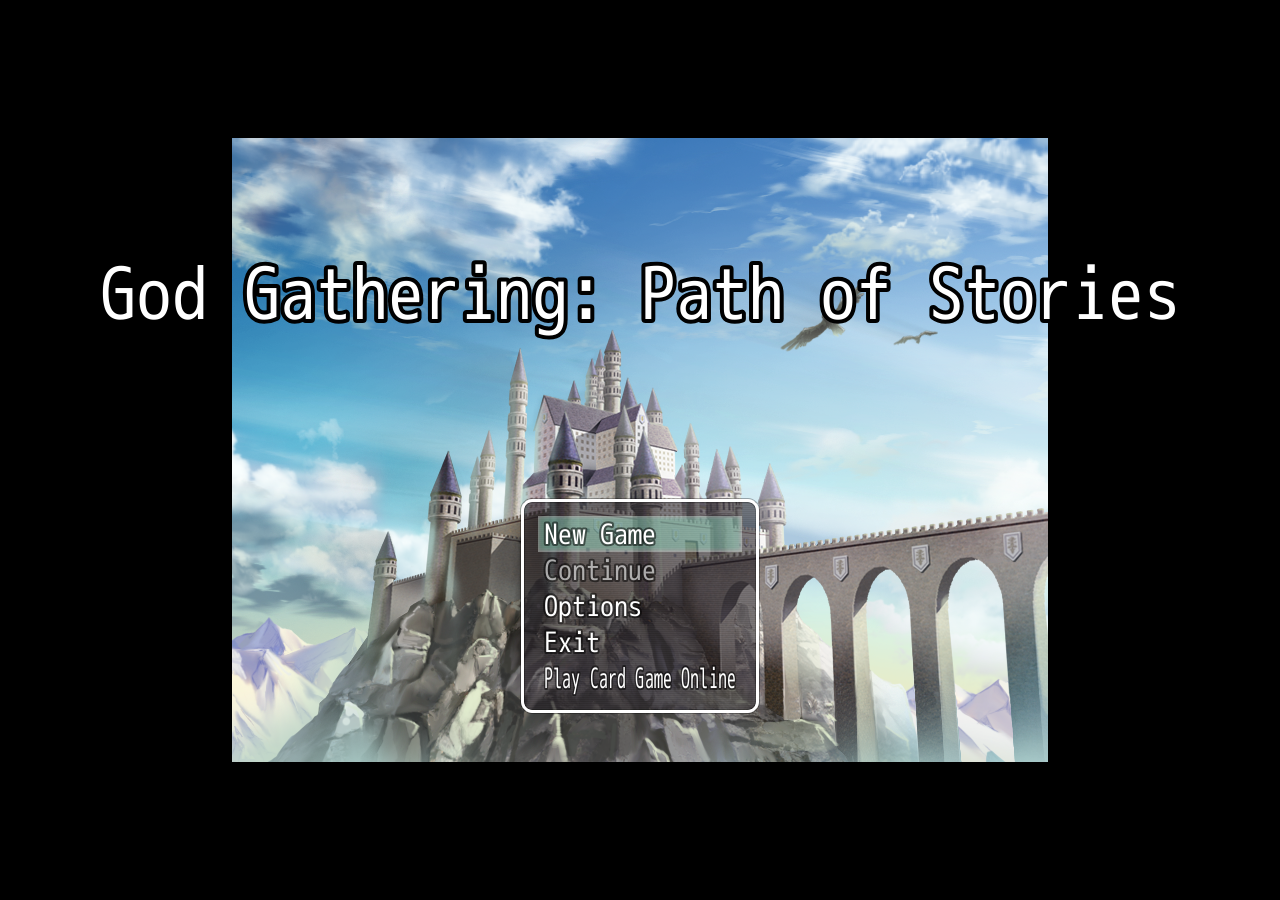
<file: rpg/index.html>
<!DOCTYPE html>
<html>
    <head>
        <meta charset="UTF-8">
        <meta name="apple-mobile-web-app-capable" content="yes">
        <meta name="apple-mobile-web-app-status-bar-style" content="black-translucent">
        <meta name="viewport" content="width=device-width, initial-scale=1, maximum-scale=1, user-scalable=no, viewport-fit=cover">
        <meta name="theme-color" content="#101b22">
        <link rel="manifest" href="manifest.json">
        <link rel="icon" href="icon/icon.png" type="image/png">
        <link rel="apple-touch-icon" href="icon/icon.png">
        <link rel="stylesheet" type="text/css" href="fonts/gamefont.css">
        <title>God Gathering: Path of Stories</title>
    <link rel="stylesheet" href="mobile.css">
    </head>
    <body style="background-color: black; margin:0; width:100vw; height:100vh; overflow:hidden">
        <div id="mobile-portrait-hint">Rotate your phone to landscape to play.</div>
        <div id="crpg-ui" style="display:none;"></div>
        <script type="text/javascript" src="js/libs/pixi.js"></script>
        <script type="text/javascript" src="js/libs/pixi-tilemap.js"></script>
        <script type="text/javascript" src="js/libs/pixi-picture.js"></script>
        <script type="text/javascript" src="js/libs/fpsmeter.js"></script>
        <script type="text/javascript" src="js/libs/lz-string.js"></script>
        <script type="text/javascript" src="js/libs/iphone-inline-video.browser.js"></script>
        <script type="text/javascript" src="js/rpg_core.js"></script>
        <script type="text/javascript" src="js/rpg_managers.js"></script>
        <script type="text/javascript" src="js/rpg_objects.js"></script>
        <script type="text/javascript" src="js/rpg_scenes.js"></script>
        <script type="text/javascript" src="js/rpg_sprites.js"></script>
        <script type="text/javascript" src="js/rpg_windows.js"></script>
        <script type="text/javascript" src="js/plugins.js"></script>
        <script type="text/javascript" src="js/main.js"></script>
        <script type="text/javascript" src="js/hl-cc-ui.js"></script>
    <script>if("serviceWorker" in navigator){window.addEventListener("load",function(){navigator.serviceWorker.register("./sw.js").catch(function(){});});}</script>
    </body>
</html>
</file>
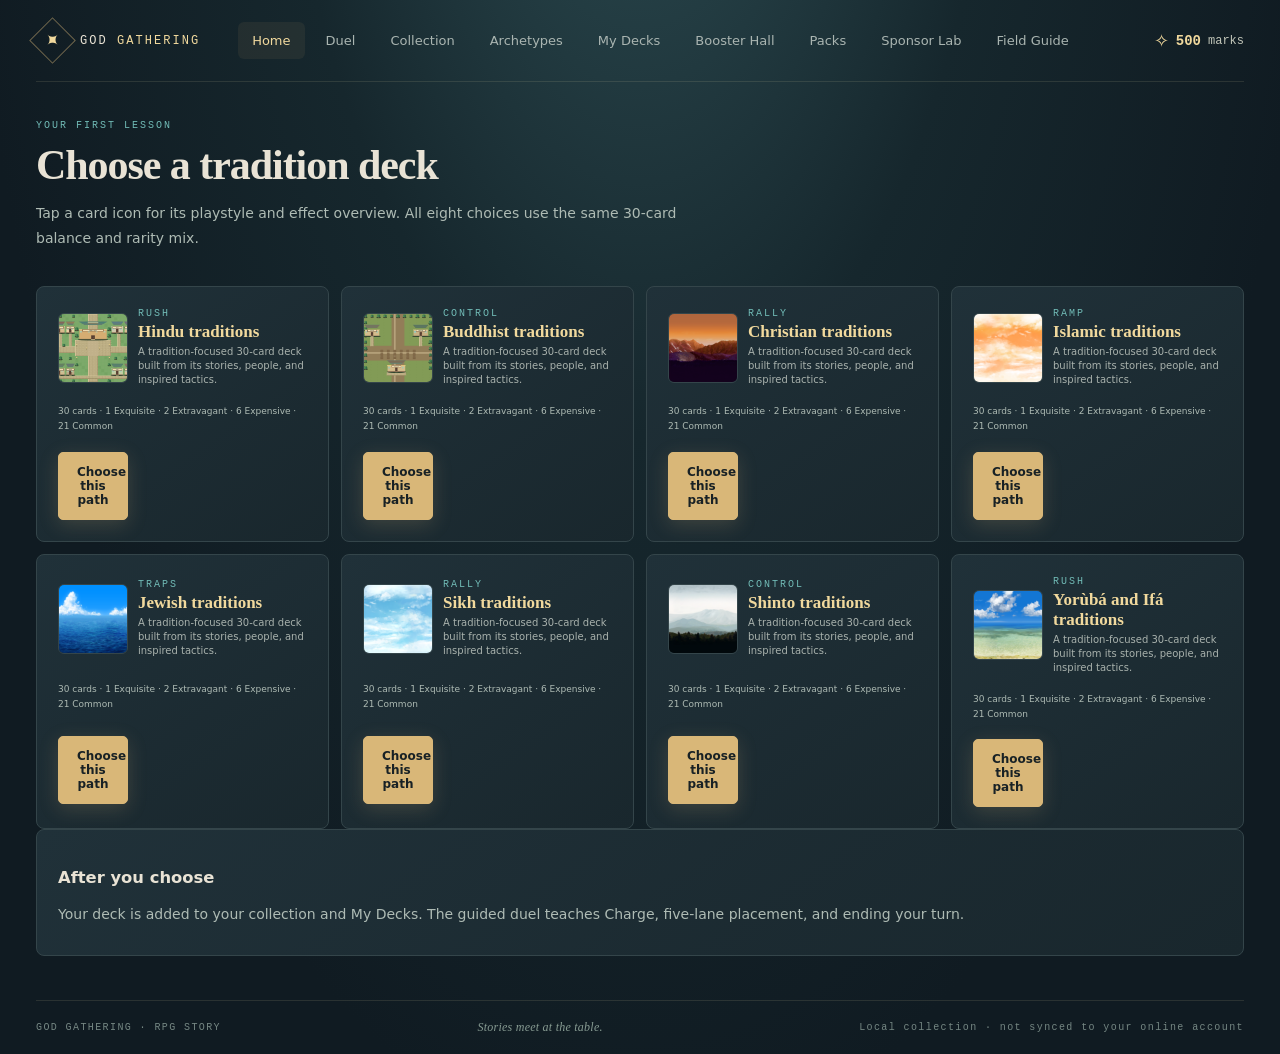
<file: rpg/GodGathering/index.html>
<!doctype html>
<html lang="en">
<head>
  <meta charset="utf-8">
  <meta name="viewport" content="width=device-width, initial-scale=1, viewport-fit=cover">
  <meta name="theme-color" content="#101b22">
  <meta name="mobile-web-app-capable" content="yes">
  <meta name="apple-mobile-web-app-capable" content="yes">
  <meta name="apple-mobile-web-app-status-bar-style" content="black-translucent">
  <link rel="manifest" href="manifest.json">
  <link rel="apple-touch-icon" href="icon-180.png">
  <meta name="application-name" content="God Gathering">
  <meta name="description" content="God Gathering is a standalone card game inspired by stories and art from world religions.">
  <title>God Gathering</title>
  <link rel="stylesheet" href="styles.css">
  <link rel="stylesheet" href="ad.css">
  <link rel="stylesheet" href="miner.css">
  <link rel="stylesheet" href="accounts.css">
</head>
<body>
  <div class="shell">
    <header class="topbar">
      <a class="brand" href="#home" aria-label="God Gathering home">
        <span class="brand-mark">✦</span><span>GOD <b>GATHERING</b></span>
      </a>
      <nav class="nav" aria-label="Main navigation">
        <button data-view="home" class="active">Home</button>
        <button data-view="match">Duel</button>
        <button data-view="collection">Collection</button>
        <button data-view="archetypes">Archetypes</button>
        <button data-view="mydecks">My Decks</button>
        <button data-view="market">Booster Hall</button>
        <button data-view="packs">Packs</button>
        <button data-view="adcenter">Sponsor Lab</button>
        <button data-view="rules">Field Guide</button>
      </nav>
      <button id="install-app" class="install-app" hidden>Install</button>
      <div id="player-profile" class="player-profile" hidden></div>
      <div class="wallet"><span class="coin">✧</span><b id="wallet">0</b><span>marks</span></div>
    </header>
    <main id="app" aria-live="polite"></main>
    <footer><span>GOD GATHERING · RPG STORY</span><span>Stories meet at the table.</span><span>Local collection · not synced to your online account</span></footer>
  </div>
  <script src="religion-themes.js"></script>
  <script src="mechanics.js"></script>
  <script src="mv-compat.js"></script>
  <script src="game.js"></script>
</body>
</html>
</file>
<file: rpg/fonts/gamefont.css>
@font-face {
    font-family: GameFont;
    src: url("mplus-1m-regular.ttf");
}

.IIV::-webkit-media-controls-play-button,
video::-webkit-media-controls-start-playback-button {
    opacity: 0;
    pointer-events: none;
    width: 5px;
}
</file>
<file: rpg/mobile.css>
html,body{margin:0;width:100%;height:100%;overflow:hidden;background:#000;touch-action:manipulation}canvas{touch-action:none}#mobile-portrait-hint{display:none}@media(orientation:portrait){#mobile-portrait-hint{display:grid;position:fixed;inset:0;z-index:999999;place-items:center;padding:24px;background:#101b22;color:#e9d39b;text-align:center;font:600 20px system-ui,sans-serif}}
</file>
<file: rpg/GodGathering/styles.css>
:root{--ink:#e9e3d5;--muted:#a9b2ad;--deep:#101b22;--panel:#19272e;--panel2:#203139;--line:#34454a;--gold:#d9b778;--gold2:#f1d99d;--sea:#71bbb6;--coral:#df9678;--mint:#a8d1ae;--shadow:0 18px 50px #050b0e88}
*{box-sizing:border-box}html{min-width:320px;background:var(--deep)}body{margin:0;color:var(--ink);font:14px Manrope,system-ui,sans-serif;background:radial-gradient(ellipse at 50% -40%,#315359 0,#16272d 41%,#101b22 76%);min-height:100vh}button{font:inherit;color:inherit;cursor:pointer}button:focus-visible,a:focus-visible{outline:2px solid var(--gold2);outline-offset:3px}.shell{max-width:1440px;min-height:100vh;margin:auto;padding:0 36px;display:flex;flex-direction:column}.topbar{height:82px;display:flex;align-items:center;gap:38px;border-bottom:1px solid #d3c79b22}.brand{text-decoration:none;display:flex;align-items:center;gap:11px;color:var(--ink);font:500 12px 'DM Mono',monospace;letter-spacing:.17em;white-space:nowrap}.brand b{color:var(--gold2);font-weight:500}.brand-mark{width:33px;height:33px;display:grid;place-items:center;border:1px solid #d9b77877;color:var(--gold2);font-size:19px;transform:rotate(45deg)}.brand-mark::first-letter{transform:rotate(-45deg)}.nav{display:flex;align-items:center;gap:7px;flex:1}.nav button{background:none;border:0;color:#aab5b1;padding:11px 14px;border-radius:6px;font-size:13px}.nav button:hover,.nav button.active{color:var(--gold2);background:#d9b77812}.wallet{display:flex;gap:7px;align-items:center;color:#c2c6b9;font:12px 'DM Mono',monospace;white-space:nowrap}.wallet b{color:var(--gold2);font-size:14px}.coin{color:var(--gold2);font-size:18px}main{flex:1;padding:26px 0 44px}footer{height:54px;border-top:1px solid #d3c79b22;color:#758783;display:flex;justify-content:space-between;align-items:center;font:10px 'DM Mono',monospace;letter-spacing:.14em}footer span:nth-child(2){letter-spacing:.02em;font:italic 12px 'Playfair Display',serif;color:#879b92}
.eyebrow{font:10px 'DM Mono',monospace;text-transform:uppercase;letter-spacing:.2em;color:var(--sea)}.title{font:600 clamp(32px,4.3vw,58px)/1.05 'Playfair Display',Georgia,serif;letter-spacing:-.025em;margin:12px 0}.subtitle{color:#aebbb4;line-height:1.75;max-width:650px}.hero{min-height:370px;display:grid;grid-template-columns:1.1fr .9fr;gap:36px;align-items:center;padding:24px 34px 25px 48px;border:1px solid #b4d2c027;border-radius:12px;overflow:hidden;position:relative;background:linear-gradient(115deg,#1a2b31f2 5%,#1a2a30e8 47%,#1c3030aa 100%),radial-gradient(ellipse at 82% 46%,#62978a 0,#263e3d 23%,#17272e 55%);box-shadow:var(--shadow)}.hero::after{content:"";position:absolute;inset:0;pointer-events:none;background:linear-gradient(90deg,#101b2240,transparent 65%),linear-gradient(0deg,#101b2277,transparent 38%)}.hero-copy,.hero-art{position:relative;z-index:1}.hero .title{max-width:560px}.hero .subtitle{font-size:14px}.hero-buttons{display:flex;gap:11px;margin-top:24px;flex-wrap:wrap}.btn{border:1px solid var(--line);background:#26363b;color:var(--ink);padding:12px 18px;border-radius:5px;font-weight:700;font-size:12px;transition:.16s}.btn:hover{border-color:#c6ad78;color:white;transform:translateY(-1px)}.btn.primary{background:var(--gold);color:#182125;border-color:var(--gold);box-shadow:0 5px 20px #d9b77830}.btn.primary:hover{background:var(--gold2)}.btn.ghost{background:#15252ab8;border-color:#81948b55}.hero-art{height:300px;display:grid;place-items:center}.hero-art .big-card{width:200px;transform:rotate(7deg);box-shadow:0 24px 55px #060d10b8}.hero-art .float-card{position:absolute;width:124px;right:10%;top:16px;transform:rotate(-11deg)}.hero-art .third-card{position:absolute;width:120px;left:4%;bottom:7px;transform:rotate(-10deg)}
.section-head{display:flex;align-items:end;justify-content:space-between;gap:20px;margin:28px 0 14px}.section-head h2,.panel h2{font:600 25px 'Playfair Display',Georgia,serif;margin:5px 0}.section-head p{margin:4px 0;color:var(--muted);font-size:12px}.grid{display:grid;gap:14px}.stats{grid-template-columns:repeat(4,1fr);margin-top:19px}.stat,.panel,.quest-card,.feature-card{border:1px solid var(--line);background:linear-gradient(145deg,#203139,#19272d);border-radius:8px}.stat{padding:16px 18px}.stat span{display:block;color:#96a6a0;font:10px 'DM Mono',monospace;text-transform:uppercase;letter-spacing:.13em}.stat b{display:block;margin-top:8px;color:var(--gold2);font:600 24px 'Playfair Display',serif}.home-lower{grid-template-columns:1.2fr .8fr;margin-top:20px}.panel{padding:21px}.panel p{color:#aebbb4;line-height:1.7;margin:7px 0}.quest-list{display:grid;gap:9px;margin-top:13px}.quest-row{padding:10px 12px;background:#ffffff07;border:1px solid #ffffff0c;border-radius:5px;display:flex;justify-content:space-between;gap:16px;align-items:center}.quest-row span{color:#b6c1bb;font-size:12px}.quest-row b{font:11px 'DM Mono',monospace;color:var(--gold2);white-space:nowrap}.progress{height:4px;background:#ffffff12;border-radius:8px;overflow:hidden;margin-top:8px}.progress i{display:block;height:100%;background:linear-gradient(90deg,#6fbcb4,#d9b778)}
.page-head{display:flex;justify-content:space-between;align-items:end;gap:20px;margin:12px 0 22px}.page-head .title{font-size:42px}.toolbar{display:flex;gap:9px;align-items:center;flex-wrap:wrap}.input,.select{border:1px solid var(--line);border-radius:5px;background:#17262c;color:var(--ink);padding:10px 12px;font:12px Manrope,sans-serif}.collection-layout{display:grid;grid-template-columns:250px 1fr;gap:20px}.filter-panel{position:sticky;top:15px;align-self:start}.filter-panel h3{font:600 19px 'Playfair Display',serif;margin:0 0 15px}.filter-list{display:grid;gap:5px}.filter-list button{text-align:left;background:transparent;border:1px solid transparent;color:#aab6b0;padding:9px 10px;border-radius:4px;font-size:12px}.filter-list button:hover,.filter-list button.selected{background:#d9b77812;border-color:#c9ae7044;color:var(--gold2)}.card-grid{display:grid;grid-template-columns:repeat(auto-fill,minmax(160px,1fr));gap:13px}.card{border:1px solid #a6a37e55;background:linear-gradient(165deg,#2e3835,#151f24 78%);border-radius:7px;overflow:hidden;position:relative;box-shadow:0 8px 18px #060d1090;transition:transform .16s,border-color .16s}.card:hover{transform:translateY(-4px);border-color:var(--gold)}.card-art{width:100%;aspect-ratio:1.28;display:block;object-fit:cover;background:#30443f}.card-body{padding:9px 10px 11px}.card-name{font:600 13px 'Playfair Display',Georgia,serif;min-height:32px;line-height:1.25}.card-meta{display:flex;justify-content:space-between;gap:4px;margin-top:7px;color:#a5b0a9;font:9px 'DM Mono',monospace;text-transform:uppercase;letter-spacing:.05em}.card-count{position:absolute;top:8px;right:8px;padding:4px 6px;border-radius:4px;background:#101b22db;color:var(--gold2);font:10px 'DM Mono',monospace}.rarity-common{color:#bfccb9}.rarity-expensive{color:#7ac1bd}.rarity-extravagant{color:#c7a2d0}.rarity-exquisite{color:#f2d68d;text-shadow:0 0 8px #efcf7a88}.foil{box-shadow:inset 0 0 22px #a286df66,0 8px 18px #060d1090}.detail{display:grid;grid-template-columns:280px 1fr;gap:22px;max-width:790px;margin:15px auto}.detail .card{align-self:start}.detail .card .card-art{aspect-ratio:.83}.detail-copy{padding:12px 0}.detail-copy h2{font:600 30px 'Playfair Display',serif;margin:9px 0}.detail-copy p{line-height:1.75;color:#afbbb4}.detail-stats{display:flex;gap:10px;margin:18px 0}.detail-stats b{background:#1d3035;border:1px solid var(--line);padding:11px 15px;border-radius:5px;color:var(--gold2);font:15px 'DM Mono',monospace}
.duel-layout{display:grid;grid-template-columns:minmax(0,1fr) 280px;gap:18px}.arena{border:1px solid #657a70;background:linear-gradient(180deg,#243a3b,#1a2c30 52%,#23383a);border-radius:10px;padding:18px;box-shadow:var(--shadow);position:relative;overflow:hidden}.arena::before{content:"";position:absolute;inset:0;pointer-events:none;opacity:.15;background:repeating-linear-gradient(15deg,transparent,transparent 28px,#b5cfb5 29px,transparent 30px)}.arena>*{position:relative}.arena-top,.arena-bottom{display:flex;align-items:center;justify-content:space-between;gap:14px;padding:10px 12px;border:1px solid #8ea79b3d;background:#0f2023a8;border-radius:6px}.player-label{font:600 14px 'Playfair Display',serif}.vigor{color:var(--coral);font:500 12px 'DM Mono',monospace}.charge{color:var(--gold2);font:500 12px 'DM Mono',monospace}.lanes{display:grid;grid-template-columns:repeat(3,1fr);gap:10px;margin:11px 0}.lane{min-height:170px;padding:8px;border:1px solid #87a39752;border-radius:6px;background:linear-gradient(180deg,#253d3e88,#15272aab);display:flex;flex-direction:column;gap:7px;transition:.15s}.lane.target{border-color:var(--gold2);box-shadow:inset 0 0 20px #dbbd6a20;cursor:pointer}.lane-title{font:9px 'DM Mono',monospace;letter-spacing:.13em;text-transform:uppercase;color:#9eb6a9;text-align:center}.lane-unit{flex:1;min-height:51px;border:1px dashed #87a39745;border-radius:5px;display:grid;place-items:center;text-align:center;color:#80938a;font-size:10px;line-height:1.4;padding:4px}.lane-unit.filled{border-style:solid;border-color:#b5aa7b75;background:#d2bb7620;color:#f1e7d0}.lane-unit.enemy{background:#bd76642c;border-color:#d18e7880}.lane-unit b{display:block;color:#f5e7c8;font:600 12px 'Playfair Display',serif}.unit-stats{font:9px 'DM Mono',monospace;color:#d5be84}.trap-tag{font:8px 'DM Mono',monospace;color:#e7a386;text-transform:uppercase}.arena-bottom{margin-top:9px}.hand-wrap{margin-top:13px}.hand-title{display:flex;justify-content:space-between;align-items:center;color:#bec8bf;font:10px 'DM Mono',monospace;text-transform:uppercase;letter-spacing:.11em;margin-bottom:8px}.hand{display:grid;grid-template-columns:repeat(5,minmax(100px,1fr));gap:8px}.hand .card{cursor:pointer}.hand .card.selected{outline:2px solid var(--gold2);transform:translateY(-5px)}.hand .card-art{aspect-ratio:1.4}.hand .card-body{padding:7px}.hand .card-name{font-size:11px;min-height:27px}.hand .card-meta{font-size:8px}.side-panel{display:flex;flex-direction:column;gap:12px}.side-panel .panel{padding:16px}.side-panel .panel h3{font:600 17px 'Playfair Display',serif;margin:0 0 8px}.side-panel .panel p{font-size:11px}.notice{min-height:78px;color:#c8d0c8!important}.event-log{max-height:190px;overflow:auto;display:grid;gap:7px}.event-log p{border-left:2px solid #d9b77866;padding-left:9px;margin:0!important}.deck-picker{display:grid;grid-template-columns:repeat(5,1fr);gap:12px}.deck-choice{min-height:180px;text-align:left;padding:17px;background:linear-gradient(155deg,#283b3b,#1a292e);border:1px solid var(--line);border-radius:7px;transition:.15s}.deck-choice:hover,.deck-choice.chosen{border-color:var(--gold);transform:translateY(-3px);box-shadow:0 10px 28px #0004}.deck-choice h3{font:600 19px 'Playfair Display',serif;color:var(--gold2);margin:0 0 7px}.deck-choice p{font-size:11px;color:#aebbb4;line-height:1.6}.deck-choice span{font:9px 'DM Mono',monospace;color:#7fc3ba;text-transform:uppercase;letter-spacing:.14em}.match-result{text-align:center;padding:42px}.match-result h2{font:600 42px 'Playfair Display',serif}.market-layout{display:grid;grid-template-columns:1fr 1fr;gap:18px}.booster{min-height:270px;display:grid;grid-template-columns:190px 1fr;align-items:center;gap:23px}.pack-art{width:150px;height:205px;margin:auto;border:1px solid #d8bd7caa;border-radius:10px;background:radial-gradient(ellipse at 50% 40%,#b4d3bc 0,#447a79 19%,#243f49 39%,#1b292d 76%);position:relative;box-shadow:0 13px 30px #0007, inset 0 0 25px #d8bd7c33;transform:rotate(-4deg)}.pack-art::before{content:"✦";position:absolute;inset:12px;border:1px solid #ddc98988;display:grid;place-items:center;color:#f1d99d;font-size:42px;text-shadow:0 0 19px #bce4c1}.pack-art::after{content:"GOD\A GATHERING";white-space:pre;position:absolute;bottom:23px;left:0;right:0;text-align:center;font:10px/1.7 'DM Mono',monospace;letter-spacing:.13em;color:#f0dba6}.table{width:100%;border-collapse:collapse;margin-top:12px}.table td,.table th{text-align:left;padding:9px 7px;border-bottom:1px solid #ffffff12;font-size:11px}.table th{color:#849991;font:9px 'DM Mono',monospace;text-transform:uppercase}.guide-grid{grid-template-columns:repeat(2,1fr)}.guide-grid .panel h3{font:600 18px 'Playfair Display',serif;margin:0 0 8px;color:var(--gold2)}.guide-grid .panel p,.guide-grid .panel li{font-size:12px;line-height:1.75;color:#aebbb4}.guide-grid ul{padding-left:18px}.modal-backdrop{position:fixed;inset:0;background:#071013d9;z-index:10;display:grid;place-items:center;padding:20px}.modal{width:min(620px,96vw);max-height:90vh;overflow:auto;border:1px solid #9cb0a15c;border-radius:9px;background:#1b2b30;box-shadow:0 30px 100px #000b;padding:22px}.modal h2{font:600 28px 'Playfair Display',serif;margin:5px 0 13px}.modal p{color:#afbbb4;line-height:1.7}.pack-reveal{display:grid;grid-template-columns:repeat(auto-fit,minmax(125px,1fr));gap:9px}.empty{text-align:center;padding:38px;color:#9caea4;border:1px dashed #60736a;border-radius:7px}.toast{position:fixed;bottom:24px;left:50%;transform:translateX(-50%);padding:11px 17px;border:1px solid #c5aa71;background:#1c2b2d;color:var(--gold2);border-radius:5px;z-index:20;box-shadow:var(--shadow)}
@media(max-width:1000px){.shell{padding:0 20px}.topbar{gap:16px}.nav{gap:0}.nav button{padding:10px 8px}.deck-picker{grid-template-columns:repeat(3,1fr)}.duel-layout{grid-template-columns:1fr}.side-panel{display:grid;grid-template-columns:1fr 1fr}.hero{grid-template-columns:1.1fr .9fr}.collection-layout{grid-template-columns:210px 1fr}}
@media(max-width:700px){.shell{padding:0 13px}.topbar{height:auto;min-height:74px;gap:10px;flex-wrap:wrap;padding:12px 0}.brand{flex:1}.wallet{margin-left:auto}.nav{order:3;flex-basis:100%;overflow-x:auto}.nav button{white-space:nowrap}.hero{grid-template-columns:1fr;padding:28px 23px 18px;gap:4px}.hero-art{height:205px}.hero-art .big-card{width:136px}.hero-art .float-card,.hero-art .third-card{width:92px}.stats{grid-template-columns:repeat(2,1fr)}.home-lower,.market-layout,.guide-grid{grid-template-columns:1fr}.collection-layout{grid-template-columns:1fr}.filter-panel{position:static}.filter-list{grid-template-columns:repeat(2,1fr)}.card-grid{grid-template-columns:repeat(2,minmax(0,1fr))}.page-head{align-items:start;flex-direction:column}.page-head .title{font-size:35px}.deck-picker{grid-template-columns:1fr 1fr}.lanes{gap:5px}.lane{padding:5px;min-height:144px}.lane-title{font-size:7px}.lane-unit{font-size:9px;min-height:45px}.hand{grid-template-columns:repeat(5,minmax(76px,1fr));overflow-x:auto;padding-bottom:7px}.hand .card{min-width:76px}.hand .card-art{aspect-ratio:1.05}.hand .card-name{font-size:10px}.detail{grid-template-columns:1fr;max-width:340px}.detail .card{width:100%}.booster{grid-template-columns:120px 1fr}.pack-art{width:103px;height:154px}.arena{padding:9px}.side-panel{grid-template-columns:1fr}.arena-top,.arena-bottom{padding:8px;font-size:10px}footer{font-size:8px;letter-spacing:.04em}footer span:nth-child(2){display:none}}

/* Phone and touch layout */
@media(max-width:700px){
  html,body{min-height:100%;overscroll-behavior-x:none}
  .shell{min-height:100svh;padding-left:max(10px,env(safe-area-inset-left));padding-right:max(10px,env(safe-area-inset-right))}
  .topbar{position:sticky;top:0;z-index:5;background:#101b22f2;backdrop-filter:blur(12px);padding-top:max(9px,env(safe-area-inset-top));}
  .brand{font-size:10px;letter-spacing:.11em}.brand-mark{width:29px;height:29px}
  .nav{gap:4px;padding:2px 0 5px;scrollbar-width:none;overscroll-behavior-x:contain;-webkit-overflow-scrolling:touch}
  .nav::-webkit-scrollbar{display:none}.nav button{min-height:44px;padding:10px 12px;font-size:12px;touch-action:manipulation}
  main{padding:16px 0 28px}.btn,.filter-list button,.interest-chip{min-height:44px;touch-action:manipulation}
  .hero{min-height:0;padding:24px 18px 14px}.hero .title{font-size:clamp(34px,10vw,48px)}
  .stats{gap:9px}.stat{padding:13px}.stat b{font-size:21px}
  .section-head{align-items:flex-start;flex-direction:column;gap:7px}
  .toolbar{width:100%}.toolbar .input,.toolbar .select{min-height:44px;flex:1;min-width:0}
  .filter-list button{text-align:center}.card-grid{gap:9px}.card{min-width:0}.card-body{padding:8px}.card-name{font-size:12px}
  .duel-layout{gap:12px}.arena{padding:8px}.arena-top,.arena-bottom{min-height:48px;gap:7px;flex-wrap:wrap}.player-label{font-size:13px}
  .lanes{gap:6px;margin:8px 0}.lane{min-width:0;min-height:clamp(125px,34vw,158px);padding:5px 3px;gap:5px}
  .lane-title{font-size:clamp(6px,1.8vw,8px);letter-spacing:.07em}.lane-unit{min-height:58px;padding:4px 2px;font-size:9px;overflow-wrap:anywhere}
  .lane-unit b{font-size:clamp(9px,2.8vw,11px)}.unit-stats{font-size:8px}
  .hand-wrap{margin-top:11px}.hand-title{align-items:flex-start;gap:8px;font-size:9px;letter-spacing:.05em}
  .hand{display:flex;gap:8px;overflow-x:auto;scroll-snap-type:x mandatory;scrollbar-width:thin;overscroll-behavior-x:contain;-webkit-overflow-scrolling:touch;padding:3px 2px 12px}
  .hand .card{flex:0 0 clamp(92px,27vw,118px);min-width:0;scroll-snap-align:start;touch-action:manipulation}
  .hand .card-art{aspect-ratio:1.12}.hand .card-body{padding:7px 6px}.hand .card-name{font-size:11px;min-height:28px}.hand .card-meta{font-size:7px;letter-spacing:0}
  .hand .card.selected{transform:translateY(-3px)}.hero-buttons{gap:8px}.hero-buttons .btn{flex:1;padding:12px 8px}
  .side-panel .panel{padding:14px}.notice{min-height:0}.event-log{max-height:140px}
  .deck-picker{grid-template-columns:1fr}.deck-choice{min-height:0;padding:14px}.deck-choice h3{font-size:18px}
  .detail{max-width:100%;gap:8px}.detail .card{max-width:280px;margin:auto}.detail-copy{padding:4px}
  .booster{grid-template-columns:minmax(86px,110px) 1fr;gap:12px}.booster .panel{padding:14px}.pack-art{width:88px;height:132px}
  .table{display:block;overflow-x:auto;white-space:nowrap;-webkit-overflow-scrolling:touch}
  .modal-backdrop{padding:max(10px,env(safe-area-inset-top)) 10px max(10px,env(safe-area-inset-bottom))}.modal{width:100%;max-height:calc(100svh - 20px);padding:16px}.pack-reveal{grid-template-columns:repeat(2,minmax(0,1fr))}
  .toast{bottom:max(16px,env(safe-area-inset-bottom));width:max-content;max-width:calc(100vw - 28px);text-align:center}
  .input,.select,input,select{font-size:16px}
  footer{height:auto;min-height:45px;padding:10px 0 max(10px,env(safe-area-inset-bottom));gap:8px;flex-wrap:wrap}
}
.starter-grid{display:grid;grid-template-columns:repeat(4,minmax(0,1fr));gap:12px}
.starter-choice{display:grid;grid-template-columns:70px 1fr;gap:10px;align-items:center;min-width:0}
.starter-icon{width:70px;height:70px;padding:0;overflow:hidden;border:1px solid var(--line);border-radius:6px;background:#1b2b30;cursor:pointer}
.starter-icon img{width:100%;height:100%;object-fit:cover}
.starter-choice-copy h2{font:600 17px 'Playfair Display',serif;color:var(--gold2);margin:3px 0}
.starter-choice-copy p{font-size:10px;line-height:1.4;margin:0;color:var(--muted)}
.starter-rarity{grid-column:1/-1;font-size:9px;color:var(--muted)}
@media(max-width:1000px){.starter-grid{grid-template-columns:repeat(2,minmax(0,1fr))}}
@media(max-width:700px){.starter-grid{grid-template-columns:repeat(2,minmax(0,1fr));gap:8px}.starter-choice{grid-template-columns:48px minmax(0,1fr);padding:10px;gap:7px}.starter-icon{width:48px;height:48px}.starter-choice-copy h2{font-size:13px}.starter-choice-copy p{font-size:9px}.starter-choice .btn{grid-column:1/-1;padding:9px 6px;font-size:10px}.starter-rarity{font-size:8px}.deck-picker{grid-template-columns:repeat(2,minmax(0,1fr));gap:7px}.deck-choice{padding:10px}.deck-choice h3{font-size:14px}.deck-choice p{font-size:9px;line-height:1.4}.card-effect{font-size:8px}}

.archetype-section{margin-top:16px}.archetype-section h2,.saved-deck-card h2{font:600 23px 'Playfair Display',serif;color:var(--gold2);margin:4px 0}.saved-deck-grid{display:grid;grid-template-columns:repeat(auto-fit,minmax(230px,1fr));gap:14px}.saved-deck-card{display:flex;flex-direction:column;gap:7px}.saved-deck-card .hero-buttons{margin-top:auto}.deck-save-row{display:grid;grid-template-columns:minmax(0,1fr) auto;gap:10px;margin-top:14px}.deck-save-row .input{min-width:0}
@media(max-width:700px){.deck-save-row{grid-template-columns:1fr}.saved-deck-grid{grid-template-columns:1fr}.archetype-section .card-grid{grid-template-columns:repeat(2,minmax(0,1fr))}}
@media(max-width:380px){
  .shell{padding-left:max(8px,env(safe-area-inset-left));padding-right:max(8px,env(safe-area-inset-right))}
  .brand{font-size:9px}.wallet{font-size:10px;gap:4px}.coin{font-size:15px}
  .arena-top,.arena-bottom{font-size:9px}.lanes{gap:4px}.lane{min-height:124px}.lane-unit{font-size:8px}
  .hand .card{flex-basis:88px}.card-meta{font-size:8px}
}
/* Five-lane card table, readable rules text, and RPG Maker MV scene art. */
.lanes{grid-template-columns:repeat(5,minmax(0,1fr))}
.card-art-scene{width:100%;aspect-ratio:1.28;display:flex;align-items:flex-end;justify-content:center;overflow:hidden;background-position:center;background-size:cover;background-color:#30443f}
.card-scene-character{width:48px;height:48px;object-fit:none;object-position:0 0;image-rendering:pixelated;transform:scale(2);transform-origin:center bottom;filter:drop-shadow(0 3px 4px #081114aa)}
.card-effect{margin-top:6px;padding-top:5px;border-top:1px solid color-mix(in srgb,var(--tradition-accent,var(--gold)) 30%,transparent);font-size:9px;line-height:1.35;color:#d4ddd4;display:-webkit-box;-webkit-line-clamp:4;-webkit-box-orient:vertical;overflow:hidden}
.hand .card-effect{font-size:8px;-webkit-line-clamp:3;min-height:2.9em}
.lane-zone{position:relative}
.zone-label{font-size:8px!important}
@media(max-width:700px){
  .lanes{grid-template-columns:repeat(5,minmax(0,1fr));gap:3px}
  .lane{min-height:0;height:clamp(116px,34vw,154px);padding:4px 2px;gap:3px}
  .lane-title{font-size:clamp(5px,1.6vw,7px);letter-spacing:.01em;white-space:nowrap}
  .lane-zone{min-height:0;padding:3px 1px;font-size:7px;overflow:hidden}
  .lane-zone b{font-size:clamp(7px,2vw,9px);overflow-wrap:anywhere}
  .unit-stats{font-size:6px}.zone-label{font-size:6px!important}
  .stance-buttons{gap:2px}.stance-button{min-width:0;padding:3px 1px;font-size:7px;min-height:28px}
  .card-effect{-webkit-line-clamp:3}
}
.card{border-color:color-mix(in srgb,var(--tradition-accent,var(--gold)) 46%,transparent)}
.card:hover{border-color:var(--tradition-accent,var(--gold))}
.card-tradition{margin-top:6px;color:var(--tradition-accent,#9fb9ad);font:8px/1.3 'DM Mono',monospace;letter-spacing:.015em;overflow-wrap:anywhere}
@media(max-width:700px){.card-tradition{font-size:7px;margin-top:5px}}
.install-app{min-height:40px;padding:8px 13px;border:1px solid #d9b77888;border-radius:5px;background:#d9b77818;color:var(--gold2);font-weight:700;font-size:12px}
.install-app[hidden]{display:none}
@media(max-width:700px){.install-app{min-height:44px;padding:9px 12px}}
.cosmetics-shop{grid-column:1/-1}.cosmetics-shop>p{color:var(--muted);line-height:1.6}.palette-list{display:grid;grid-template-columns:repeat(2,minmax(0,1fr));gap:10px;margin-top:16px}.palette-card{display:grid;grid-template-columns:54px minmax(0,1fr);gap:12px;align-items:center;padding:13px;border:1px solid var(--line);border-radius:8px;background:#111f2566}.palette-card h3{margin:0 0 4px;color:var(--gold2);font:600 16px 'Playfair Display',serif}.palette-card p{margin:0 0 5px;color:var(--muted);font-size:11px;line-height:1.45}.palette-card small{color:var(--sea);font-size:10px}.palette-card .btn{grid-column:1/-1;min-height:42px}.palette-swatch{width:50px;height:50px;display:grid;place-items:center;border:1px solid var(--gold2);border-radius:50%;background:radial-gradient(circle at 40% 35%,var(--gold2),var(--sea) 48%,var(--deep) 78%);color:var(--deep);font-size:24px}.palette-preview-emberlight .palette-swatch{--gold2:#ffd29a;--sea:#df9678;--deep:#34231f}.palette-preview-jade-current .palette-swatch{--gold2:#c1f0d4;--sea:#62b895;--deep:#142a27}.palette-preview-violet-dusk .palette-swatch{--gold2:#e1d0ff;--sea:#a5a7e5;--deep:#28233d}@media(max-width:700px){.palette-list{grid-template-columns:1fr}}

html[data-palette='emberlight']{--gold:#d89b62;--gold2:#ffd29a;--sea:#df9678;--coral:#ef9069;--mint:#f0c388;--line:#63483c}html[data-palette='jade-current']{--gold:#8ad0ae;--gold2:#c1f0d4;--sea:#62b895;--coral:#d88976;--mint:#a5e0bb;--line:#31564c}html[data-palette='violet-dusk']{--gold:#b9a5dc;--gold2:#e1d0ff;--sea:#a5a7e5;--coral:#df9678;--mint:#c3b2ea;--line:#48405f}
.sealed-pack-shelf{display:grid;grid-template-columns:repeat(auto-fill,minmax(150px,1fr));gap:12px}.sealed-pack{min-height:190px;padding:16px 10px;display:flex;flex-direction:column;align-items:center;justify-content:center;gap:10px;border:1px solid #d8bd7c88;border-radius:9px;background:radial-gradient(ellipse at 50% 38%,#65928d,#29434b 46%,#19272d 78%);color:var(--gold2);box-shadow:inset 0 0 22px #d8bd7c22,0 9px 22px #0005;cursor:pointer;transition:transform .18s,border-color .18s}.sealed-pack:hover{transform:translateY(-4px) rotate(-1deg);border-color:var(--gold2)}.sealed-pack span{font-size:36px}.sealed-pack b{font:10px 'DM Mono',monospace;letter-spacing:.12em}.sealed-pack small{font:8px 'DM Mono',monospace;color:#b8ccc2}.pack-opening-modal{width:min(980px,96vw)}.pack-pull-group{margin:16px 0 22px}.pack-pull-group h3{margin:0 0 9px;color:var(--gold2);font:600 17px 'Playfair Display',serif}.pack-reveal{align-items:stretch}.pack-flip{display:block;position:relative;width:100%;min-width:0;aspect-ratio:.7;perspective:1000px;opacity:0;animation:pack-enter .45s cubic-bezier(.2,.8,.2,1) forwards;animation-delay:var(--flip-delay,0ms);cursor:pointer;outline:none}.pack-flip:focus-visible{outline:2px solid var(--gold2);outline-offset:3px;border-radius:8px}.pack-flip-inner{display:block;position:absolute;inset:0;transform-style:preserve-3d;transition:transform .72s cubic-bezier(.2,.8,.2,1)}.pack-flip.is-revealed .pack-flip-inner{transform:rotateY(180deg)}.pack-card-back,.pack-card-front{position:absolute;inset:0;display:block;overflow:hidden;border:1px solid #d8bd7caa;border-radius:8px;backface-visibility:hidden;-webkit-backface-visibility:hidden;box-shadow:0 10px 23px #0007}.pack-card-back{display:flex;flex-direction:column;align-items:center;justify-content:center;gap:13px;background:radial-gradient(ellipse at 50% 36%,#75aaa0,#345461 43%,#16252d 82%);color:#f1d99d}.pack-card-back:before{content:'';position:absolute;inset:9px;border:1px solid #ddc98999;border-radius:4px}.pack-card-star{font-size:44px;text-shadow:0 0 22px #fff0b0}.pack-card-back b,.pack-card-back small{z-index:1;font:9px 'DM Mono',monospace;letter-spacing:.11em}.pack-card-back small{color:#c0d0c6}.pack-card-front{transform:rotateY(180deg)}.pack-card-front .card{height:100%;display:flex;flex-direction:column}.pack-card-front .card-art{aspect-ratio:1.2;object-fit:cover}.pack-card-front .card-body{padding:7px}.pack-card-front .card-name{font-size:11px;min-height:26px}.pack-card-front .card-meta{font-size:8px;flex-wrap:wrap}.pack-card-front .card-tradition{font-size:7px}.pack-opening-modal>.hero-buttons{justify-content:flex-end}@keyframes pack-enter{from{opacity:0;transform:translateY(18px) scale(.92)}to{opacity:1;transform:translateY(0) scale(1)}}@media(max-width:700px){.sealed-pack-shelf{grid-template-columns:repeat(2,minmax(0,1fr))}.sealed-pack{min-height:155px}.pack-opening-modal{padding:15px;width:98vw}.pack-opening-modal .pack-reveal{grid-template-columns:repeat(2,minmax(0,1fr));gap:8px}.pack-flip{aspect-ratio:.67}.pack-card-front .card-art{aspect-ratio:1.08}.pack-card-front .card-body{padding:5px}.pack-card-front .card-name{font-size:10px}.pack-card-front .card-meta{font-size:7px}}
</file>
<file: rpg/GodGathering/ad.css>
.ad-layout{grid-template-columns:1fr 1fr}
.ad-consent{display:flex;gap:12px;align-items:flex-start;padding:13px;margin:16px 0;border:1px solid #71857b55;border-radius:6px;background:#ffffff06}
.ad-consent input{accent-color:#d9b778;margin-top:4px;width:16px;height:16px}
.ad-consent b,.ad-consent small{display:block}
.ad-consent small{color:#9fafa7;margin-top:4px}
.interest-list{display:flex;gap:8px;flex-wrap:wrap;margin:14px 0}
.interest-chip{border:1px solid var(--line);background:#17262c;color:#b5c2ba;border-radius:18px;padding:9px 12px;font-size:11px}
.interest-chip.selected{border-color:var(--gold);background:#d9b77818;color:var(--gold2)}
.interest-chip:disabled{opacity:.5;cursor:not-allowed}
.privacy-note{font:10px/1.7 'DM Mono',monospace!important;color:#849991!important;margin-top:16px!important}
.campaign-preview{padding:13px 0;border-bottom:1px solid #ffffff17}
.campaign-preview h3{font:600 19px 'Playfair Display',serif;margin:6px 0;color:var(--gold2)}
.campaign-preview p{color:#aebbb4;font-size:12px}
.campaign-preview>b{color:#e7e2d2}
.ad-tags{display:flex;gap:6px;flex-wrap:wrap}
.ad-tags span{font:9px 'DM Mono',monospace;color:#9dbbb0;border:1px solid #77978a55;border-radius:12px;padding:4px 7px}
.ad-slot{display:flex;align-items:center;gap:16px;margin-top:18px;padding:15px 18px;border:1px solid #d9b77855;border-radius:7px;background:linear-gradient(100deg,#243334,#1b2a2e)}
.ad-slot>div:first-child{flex:1}
.ad-slot h3{font:600 17px 'Playfair Display',serif;color:var(--gold2);margin:4px 0}
.ad-slot p{margin:0 0 4px;color:#e4ddcc}
.ad-slot span{font-size:11px;color:#9eaea6}
.ad-mark{font-size:22px;color:var(--gold2)}
@media(max-width:700px){.ad-layout{grid-template-columns:1fr}.ad-slot{align-items:flex-start;flex-wrap:wrap}.ad-slot .btn{width:100%}}
</file>
<file: rpg/GodGathering/miner.css>
.miner-panel{grid-column:1/-1}
.miner-status{margin:14px 0;padding:11px 12px;border:1px solid #79938666;border-radius:5px;background:#111f23;color:var(--mint);font:11px/1.6 'DM Mono',monospace;overflow-wrap:anywhere}
.miner-log{max-height:115px;overflow:auto;margin:0 0 14px;padding:8px 10px;border:1px solid #ffffff14;border-radius:5px;color:#8ea49a;font:9px/1.6 'DM Mono',monospace;white-space:pre-wrap;overflow-wrap:anywhere}
.field-label{display:grid;gap:6px;color:#aebbb4;font:10px 'DM Mono',monospace;text-transform:uppercase;letter-spacing:.08em}
.miner-input{width:100%;text-transform:none;letter-spacing:normal}
.pool-fields{display:grid;grid-template-columns:minmax(0,1fr) 120px;gap:10px;margin:11px 0}
.miner-tls{display:flex;gap:8px;align-items:center;margin:12px 0;color:#aebbb4;font-size:11px}
.miner-tls input{accent-color:#d9b778}
.miner-buttons{display:flex;gap:9px;flex-wrap:wrap;margin:12px 0}
.miner-buttons button:disabled{opacity:.45;cursor:not-allowed;transform:none}
.miner-panel>.select{margin-top:2px}
@media(max-width:700px){.miner-panel{grid-column:auto}.pool-fields{grid-template-columns:1fr 100px}}
</file>
<file: rpg/GodGathering/accounts.css>
.account-page{display:grid;gap:18px}.account-panel{padding:24px}.account-heading{display:flex;justify-content:space-between;align-items:flex-start;gap:18px}.account-heading h1{margin:0}.account-grid{display:grid;grid-template-columns:repeat(2,minmax(0,1fr));gap:16px}.account-form{display:grid;gap:12px}.account-form label{display:grid;gap:6px;color:var(--muted);font-size:12px}.account-form input,.account-form select{width:100%;min-height:44px;border:1px solid var(--line);border-radius:7px;background:#111f25;color:var(--ink);padding:10px 12px;font:inherit}.account-row{display:flex;align-items:center;gap:10px;flex-wrap:wrap}.account-row>*{flex:1}.account-notice{padding:12px 14px;border:1px solid #71bbb655;border-radius:8px;background:#71bbb610;color:var(--ink)}.account-error{border-color:#df967866;background:#df967812}.account-help{font-size:12px;line-height:1.6;color:var(--muted)}.avatar-chip{display:inline-grid;place-items:center;width:38px;height:38px;border:1px solid var(--line);border-radius:50%;background:#203139;color:var(--gold2);font-size:20px}.inventory-list,.trade-list{display:grid;gap:8px}.inventory-item,.trade-item{display:flex;align-items:center;justify-content:space-between;gap:12px;padding:11px 12px;border:1px solid var(--line);border-radius:8px;background:#111f2566}.inventory-item span,.trade-item span{min-width:0}.inventory-item small,.trade-item small{display:block;color:var(--muted);margin-top:4px}.inventory-item b,.trade-item b{white-space:nowrap}.account-subtitle{margin:0 0 14px;color:var(--muted);line-height:1.5}.account-empty{color:var(--muted);padding:12px 0}.account-avatar-grid{display:grid;grid-template-columns:repeat(8,minmax(36px,1fr));gap:8px}.account-avatar{min-height:42px;border:1px solid var(--line);border-radius:8px;background:#111f25;color:var(--gold2);font-size:20px}.account-avatar.selected{border-color:var(--gold2);background:#d9b77822}.pack-pulls{display:flex;flex-wrap:wrap;gap:7px;margin-top:12px}.pack-pull{border:1px solid var(--line);border-radius:999px;padding:6px 10px;background:#111f25;color:var(--ink);font-size:12px}.trade-actions{display:flex;gap:8px}.trade-actions button{min-height:38px}@media(max-width:760px){.account-grid{grid-template-columns:1fr}.account-panel{padding:18px}.account-heading{flex-direction:column}.account-avatar-grid{grid-template-columns:repeat(4,minmax(36px,1fr))}.inventory-item,.trade-item{align-items:flex-start}.trade-actions{flex-wrap:wrap}}
.trade-lines{display:grid;gap:8px}.trade-line{display:grid;grid-template-columns:minmax(0,2fr) minmax(110px,1fr) 44px 90px;gap:8px;align-items:center}.trade-line select,.trade-line input{width:100%;min-height:42px;border:1px solid var(--line);border-radius:7px;background:#111f25;color:var(--ink);padding:8px;font:inherit}.trade-line input[type=checkbox]{width:20px;justify-self:center}.mfa-qr{width:220px;max-width:100%;padding:10px;background:#fff;border-radius:8px}@media(max-width:520px){.trade-line{grid-template-columns:minmax(0,1fr) 84px}.trade-line select:nth-child(2){grid-column:1}.trade-line input[type=checkbox]{grid-column:2;grid-row:1}}
.trade-line{grid-template-columns:minmax(0,2fr) minmax(105px,1fr) 78px 110px 82px}.trade-flag{display:flex!important;align-items:center;gap:4px!important;min-height:42px;color:var(--muted);font-size:10px!important}.trade-flag input[type=checkbox]{width:18px!important;min-height:18px!important;padding:0!important}.trade-flag span{white-space:nowrap}.deck-builder-add{display:grid;grid-template-columns:minmax(0,1fr) auto;gap:10px}.deck-build-list{display:grid;gap:8px;max-height:420px;overflow:auto;margin:14px 0}.deck-build-item{display:flex;align-items:center;justify-content:space-between;gap:12px;padding:10px 12px;border:1px solid var(--line);border-radius:8px;background:#111f2566}.deck-build-item small{display:block;margin-top:3px;color:var(--muted)}.reverse-holo{border-color:#b4d7d7aa!important;box-shadow:0 0 0 1px #98dfd966,0 8px 18px #060d1090}.reverse-holo .card-body{background:linear-gradient(125deg,#b5d7d733,#b58ed044 23%,#edcc8050 43%,#71bbb644 62%,#d9b77838 82%,#b5d7d733);background-size:240% 240%;animation:reverse-holo-shift 5s ease-in-out infinite}.reverse-holo .card-art{filter:saturate(.98)}@keyframes reverse-holo-shift{0%,100%{background-position:0% 50%}50%{background-position:100% 50%}}@media(max-width:760px){.trade-line{grid-template-columns:minmax(0,1fr) 74px 96px}.trade-line .trade-card{grid-column:1/4}.trade-flag{grid-row:2}.deck-builder-add{grid-template-columns:1fr}.deck-build-item{align-items:flex-start}}
.collection-special .card{max-width:220px;margin:8px auto 12px}.collection-special p{color:var(--muted);line-height:1.55}.collection-special .btn{width:100%;min-height:44px}@media(prefers-reduced-motion:reduce){.reverse-holo .card-body{animation:none}}
.startup-account-backdrop{position:fixed;inset:0;z-index:30;display:grid;place-items:center;padding:18px;background:#071013df}.startup-account-prompt{width:min(520px,100%);padding:26px;border:1px solid #9cb0a15c;border-radius:10px;background:#1b2b30;box-shadow:0 30px 100px #000b}.startup-account-prompt h2{margin:8px 0 12px;font:600 28px 'Playfair Display',serif}.startup-account-prompt .account-help{line-height:1.65}.startup-account-actions{display:grid;gap:9px;margin-top:20px}.startup-account-actions .btn{min-height:46px}@media(max-width:520px){.startup-account-prompt{padding:20px}}
</file>
